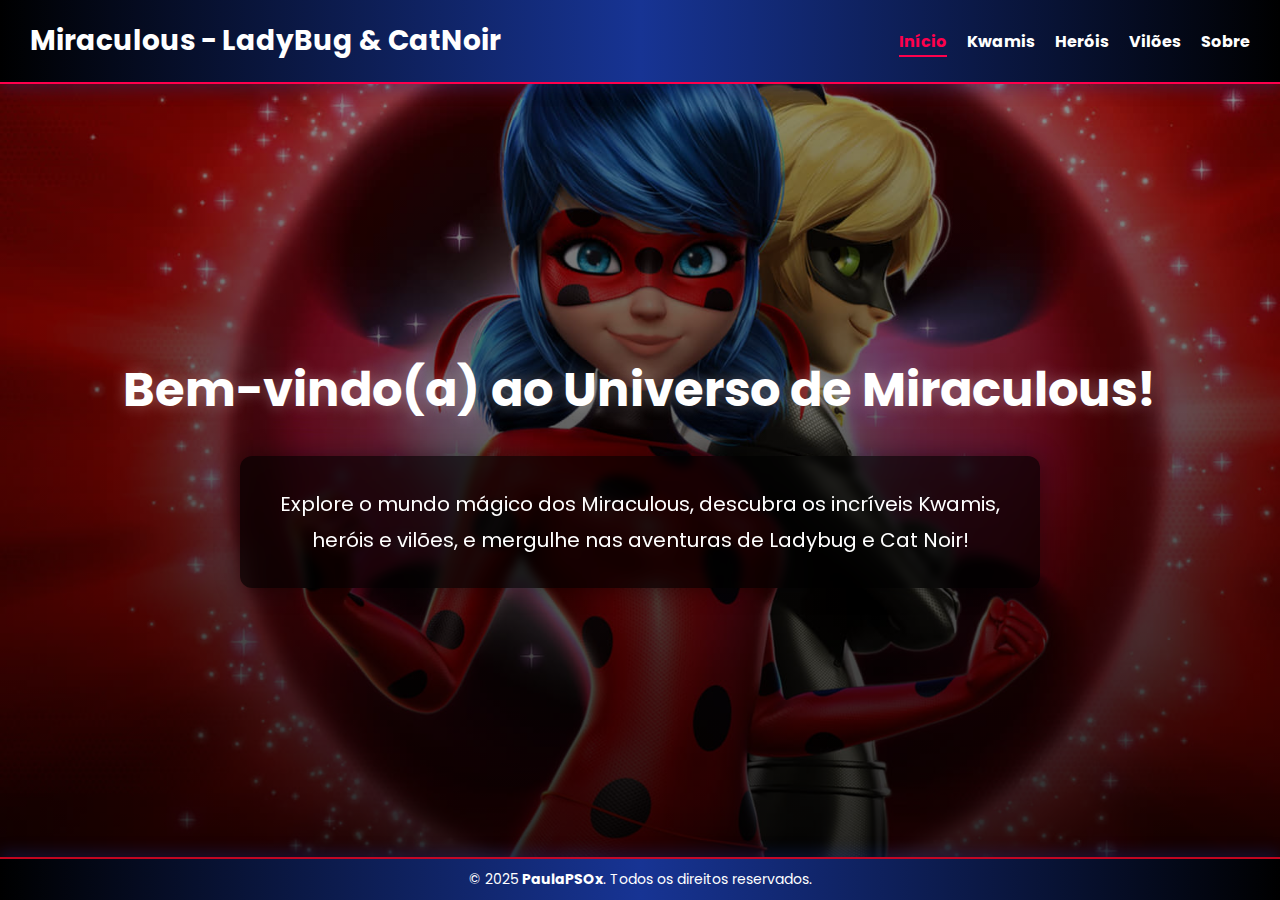
<file: index.html>
<!DOCTYPE html>
<html lang="pt-BR">

<head>
  <meta charset="UTF-8" />
  <meta name="viewport" content="width=device-width, initial-scale=1.0" />

  <link rel="shortcut icon" href="src/imagens/logo/miraculous.png" type="image/x-icon" />

  <title>Miraculous - LadyBug e CatNoir</title>

  <link rel="stylesheet" href="./src/css/style.css" />

  <link rel="preconnect" href="https://fonts.googleapis.com" />
  <link rel="preconnect" href="https://fonts.gstatic.com" crossorigin />
  <link href="https://fonts.googleapis.com/css2?family=Poppins:wght@300;500;700&display=swap" rel="stylesheet" />
</head>

<body>
  <header>
    <h1>Miraculous - LadyBug & CatNoir</h1>
    <nav>
      <ul>
        <li><a href="index.html" class="ativado">Início</a></li>
        <li><a href="kwamis.html">Kwamis</a></li>
        <li><a href="herois.html">Heróis</a></li>
        <li><a href="viloes.html">Vilões</a></li>
        <li><a href="sobre.html">Sobre</a></li>
      </ul>
    </nav>
  </header>

  <main class="inicio">
    <h2>Bem-vindo(a) ao Universo de Miraculous!</h2>
    <p>Explore o mundo mágico dos Miraculous, descubra os incríveis Kwamis, heróis e vilões, e mergulhe nas aventuras de
      Ladybug e Cat Noir!</p>
  </main>

  <!-- Rodapé -->
  <footer>
    <p>
      &copy; 2025
      <a href="https://github.com/paulaPSOx" target="_blank" class="github-link">PaulaPSOx</a>.
      Todos os direitos reservados.
    </p>
  </footer>
</body>

</html>
</file>
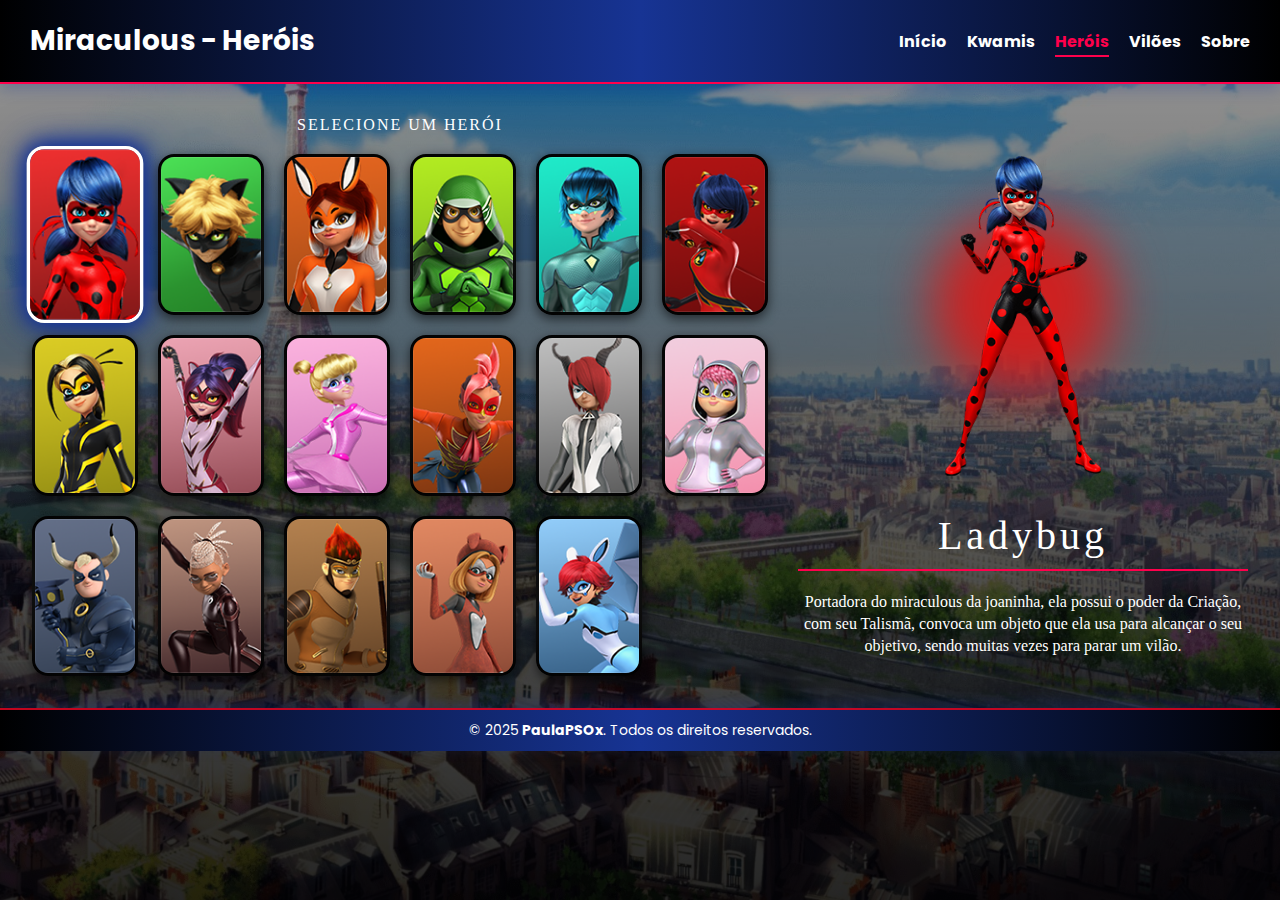
<file: herois.html>
<!DOCTYPE html>
<html lang="pt-BR">

<head>
  <meta charset="UTF-8" />
  <meta name="viewport" content="width=device-width, initial-scale=1.0" />

  <link rel="shortcut icon" href="src/imagens/logo/miraculous.png" type="image/x-icon" />

  <title>Miraculous - Heróis</title>

  <link rel="stylesheet" href="./src/css/herois.css" />

  <link rel="preconnect" href="https://fonts.googleapis.com" />
  <link rel="preconnect" href="https://fonts.gstatic.com" crossorigin />
  <link href="https://fonts.googleapis.com/css2?family=Poppins:wght@300;500;700&display=swap" rel="stylesheet" />
</head>

<body>
  <header>
    <h1>Miraculous - Heróis</h1>
    <nav>
      <ul>
        <li><a href="index.html">Início</a></li>
        <li><a href="kwamis.html">Kwamis</a></li>
        <li><a href="herois.html" class="ativado">Heróis</a></li>
        <li><a href="viloes.html">Vilões</a></li>
        <li><a href="sobre.html">Sobre</a></li>
      </ul>
    </nav>
  </header>

  <main class="selecao-de-personagens">
    <section class="personagens">

      <h1 class="titulo">Selecione um Herói</h1>

      <ul class="lista-de-personagens">
        <li class="personagem selecionado" id="ladybug" data-name="Ladybug"
          data-description="Portadora do miraculous da joaninha, ela possui o poder da Criação, com seu Talismã, convoca um objeto que ela usa para alcançar o seu objetivo, sendo muitas vezes para parar um vilão.">
          <img src="src/imagens/herois/ladybug_card.png" alt="Personagem Ladybug" />
        </li>

        <li class="personagem" id="chat-noir" data-name="Chat Noir"
          data-description="Portador do miraculous do gato preto, ele possui o poder da Destruição, com seu Cataclismo, onde uma baixa gumaça preta cobre sua mão, é capaz de destruir qualquer coisa que tocar com a mão direita.">
          <img src="src/imagens/herois/chat_noir_card.png" alt="Personagem Chat Noir" />
        </li>

        <li class="personagem" id="rena-rouge" data-name="Rena Rouge"
          data-description=" Portadora do miraculous da raposa, ela possui o poder da Ilusão, com sua Miragem, ela é capaz de criar uma bola de energia gerando uma ilusão hiper-realista.">
          <img src="src/imagens/herois/rena_rouge_card.png" alt="Personagem Rena Rouge" />
        </li>

        <li class="personagem" id="carapace" data-name="Carapace"
          data-description="Portador do miraculous da tartaruga, ele possui o poder da Proteção, com seu Casco, é capaz de criar um campo de força / barreira esférico semelhante a um casco verde para proteger a si mesmo e seus aliados.">
          <img src="src/imagens/herois/carapace_card.png" alt="Personagem Carapace" />
        </li>

        <li class="personagem" id="viperion" data-name="Viperion"
          data-description="Portador do miraculous da serpente, ele possui o poder da Intuição, com sua Segunda Chance, é capaz de marca um momento no tempo e ficar repetindo ele entre os cinco minutos de reset desse tempo">
          <img src="src/imagens/herois/viperion_card.png" alt="Personagem Viperion" />
        </li>

        <li class="personagem" id="ryuko" data-name="Ryuko"
          data-description="Portadora do miraculous do dragão, ela possui o poder Perfeição, com seus superpoderes, Dragão do Vento, Dragão da Água e Dragão Relâmpago permitem que ela se transforme em ar, água e relâmpago, respectivamente.">
          <img src="src/imagens/herois/ryuko_card.png" alt="Personagem Ryuko" />
        </li>

        <li class="personagem" id="vesperia" data-name="Vesperia"
          data-description=" Portadora do miraculous da abelha, ela possui o poder Ação, com sua Ferroada, é capaz de imobilizar seus oponentes.">
          <img src="src/imagens/herois/vesperia_card.png" alt="Personagem Vesperia" />
        </li>

        <li class="personagem" id="purple_tigress" data-name="Purple Tigress"
          data-description="Portadora do miraculous do tigre, ela possui o poder da Potência, com sua Colisão, é capaz de para carregar seu punho com uma energia poderosa e dar um soco que subjuga completamente o que levou o soco">
          <img src="src/imagens/herois/purple_tigress_card.png" alt="Personagem Purple Tigress" />
        </li>

        <li class="personagem" id="pigella" data-name="Pigella"
          data-description=" Portadora do miraculous do porco, ela possui o poder do Júbilo, com seu  Presente, é capaz de conjurar uma caixa de presente mágica, que quando aberta, revela uma imagem do desejo mais profundo da pessoa atingida.">
          <img src="src/imagens/herois/pigella_card.png" alt="Personagem Pigella" />
        </li>

        <li class="personagem" id="rooster_bold" data-name="Rooster Bold"
          data-description="Portador do miraculous do galo, ele possui o poder da Pretensão, com sua Sublimação, é capaz de gerar ou aprimorar um superpoder.">
          <img src="src/imagens/herois/rooster_bold_card.png" alt="Personagem Rooster Bold" />
        </li>

        <li class="personagem" id="caprikid" data-name="Caprikid"
          data-description="Portador do miraculous do cabra, ele possui o poder Paixão, com sua Gênesis, é capaz de criar qualquer objeto que possa imaginar.">
          <img src="src/imagens/herois/caprikid_card.png" alt="Personagem Caprikid" />
        </li>

        <li class="personagem" id="polymouse" data-name="Polymouse"
          data-description=" Portadora do miraculous do rato, ela possui o poder da Multiplicação, com seu Multiplicar, é capaz de se multiplicar em múltiplas cópias menores de si mesma.">
          <img src="src/imagens/herois/polymouse_card.png" alt="Personagem Polymouse" />
        </li>

        <li class="personagem" id="minotaurox" data-name="Minotaurox"
          data-description=" Portador do miraculous do boi, ele possui o poder da Determinação, com sua Resistência, é capaz de se tornar impermeável aos ataques e poderes de outras pessoas.">
          <img src="src/imagens/herois/minotaurox_card.png" alt="Personagem Minotaurox" />
        </li>

        <li class="personagem" id="pegasus" data-name="Pegasus"
          data-description=" Portador do miraculous do cavalo, ele possui o poder do Teletransporte, com sua Viagem, é capaz de abrir um portal pelo qual possa viajar e sair em qualquer local que desejar.">
          <img src="src/imagens/herois/pegasus_card.png" alt="Personagem Pegasus" />
        </li>

        <li class="personagem" id="king_monkey" data-name="King Monkey"
          data-description="Portador do miraculous do macaco, ele possui o poder da Zombaria, com seu Alvoroço, é capaz de invocar um item que, ao entrar em contato com alguém, faz com que as habilidades dessa pessoa funcionem mal.">
          <img src="src/imagens/herois/king_monkey_card.png" alt="Personagem King Monkey" />
        </li>

        <li class="personagem" id="miss_hound" data-name="Miss Hound"
          data-description="Portadora do miraculous do cachorro, ela possui o poder da Adoração, com seu Pegar, é capaz de trazer qualquer objeto de qualquer lugar, que tenha encostado em sua arma.">
          <img src="src/imagens/herois/miss_hound_card.png" alt="Personagem Miss Hound" />
        </li>

        <li class="personagem" id="bunnix" data-name="Bunnix"
          data-description="Portadora do miraculous do coelho, ela possui o poder da Evolução, com sua Toca de Coelho, é capaz de criar portais que podem atravessar o tempo, indo desde o passado ao futuro.">
          <img src="src/imagens/herois/bunnix_card.png" alt="Personagem Bunnix" />
        </li>
      </ul>
    </section>

    <section class="personagem-selecionado">
      <img class="personagem-grande" src="src/imagens/herois/ladybug_fundo.png" alt="Personagem Selecionado" />
      <div class="informacoes-personagem">
        <h2 class="nome-personagem" id="nome-personagem">Ladybug</h2>
        <p class="descricao-personagem" id="descricao-personagem">
          Portadora do miraculous da joaninha, ela possui o poder da Criação,
          com seu Talismã, convoca um objeto que ela usa para alcançar o seu objetivo, sendo muitas vezes para parar um
          vilão.
        </p>
      </div>
    </section>
  </main>
  <!-- Rodapé -->
  <footer>
    <p>
      &copy; 2025 <a href="https://github.com/paulaPSOx" target="_blank" class="github-link">PaulaPSOx</a>. Todos os
      direitos reservados.
    </p>
  </footer>
  <script src="./src/js/herois.js"></script>
</body>

</html>
</file>
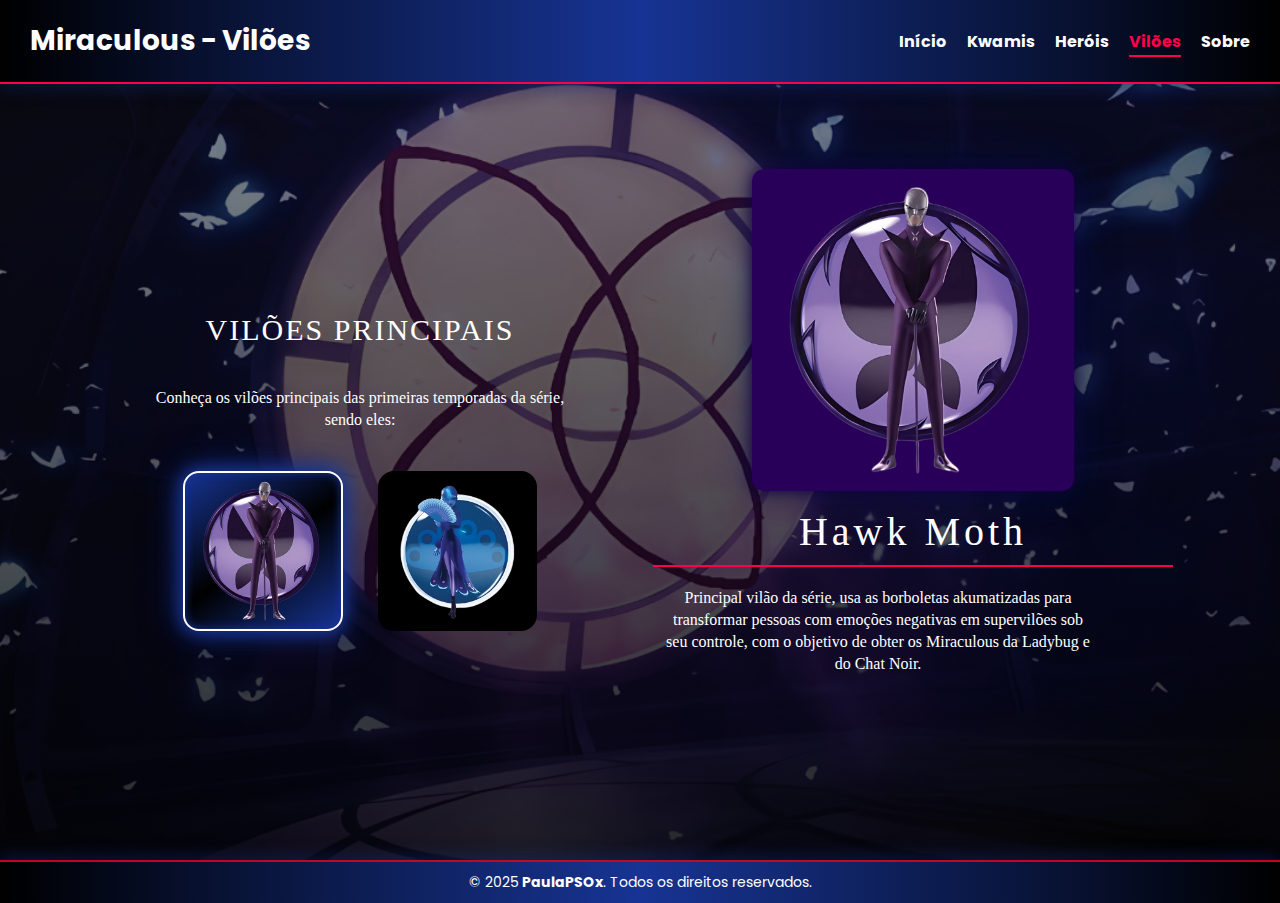
<file: viloes.html>
<!DOCTYPE html>
<html lang="pt-BR">

<head>
  <meta charset="UTF-8" />
  <meta name="viewport" content="width=device-width, initial-scale=1.0" />

  <link rel="shortcut icon" href="src/imagens/logo/miraculous.png" type="image/x-icon" />

  <title>Vilões - Miraculous</title>

  <link rel="stylesheet" href="./src/css/viloes.css" />
  <link rel="preconnect" href="https://fonts.googleapis.com" />
  <link rel="preconnect" href="https://fonts.gstatic.com" crossorigin />
  <link href="https://fonts.googleapis.com/css2?family=Poppins:wght@300;500;700&display=swap" rel="stylesheet" />
</head>

<body>
  <header>
    <h1>Miraculous - Vilões</h1>
    <nav>
      <ul>
        <li><a href="index.html">Início</a></li>
        <li><a href="kwamis.html">Kwamis</a></li>
        <li><a href="herois.html">Heróis</a></li>
        <li><a href="viloes.html" class="ativado">Vilões</a></li>
        <li><a href="sobre.html">Sobre</a></li>
      </ul>
    </nav>
  </header>

  <main class="selecao-de-personagens">
    <section class="personagens">
      <h1 class="titulo">Vilões principais</h1>
      <p class="descricao-personagem">
        Conheça os vilões principais das primeiras temporadas da série, sendo eles:
      </p>
      <ul class="lista-de-personagens">
        <li class="personagem selecionado" id="hawk_moth" data-name="Hawk Moth"
          data-description="Principal vilão da série, usa as borboletas akumatizadas para transformar pessoas com emoções negativas em supervilões sob seu controle, com o objetivo de obter os Miraculous da Ladybug e do Chat Noir.">
          <img src="src/imagens/personagens/hawk_moth_card.png" alt="Vilão Hawk Moth" />
        </li>
        <li class="personagem" id="mayura" data-name="Mayura"
          data-description="Aliada de Hawk Moth, usa um Miraculous danificado do pavão para criar sentimonstros com uma pena mágica, controlando criaturas poderosas que seguem ordens.">
          <img src="src/imagens/personagens/mayura_card.png" alt="Vilã Mayura" />
        </li>
      </ul>
    </section>

    <section class="personagem-selecionado">
      <img class="personagem-grande" src="src/imagens/personagens/hawk_moth_fundo.png" alt="Vilão Selecionado" />
      <div class="informacoes-personagem">
        <h2 class="nome-personagem" id="nome-personagem">Hawk Moth</h2>
        <p class="descricao-personagem" id="descricao-personagem">
          Principal vilão da série, usa as borboletas akumatizadas para transformar pessoas com emoções negativas em
          supervilões sob seu controle, com o objetivo de obter os Miraculous da Ladybug e do Chat Noir.
        </p>
      </div>
    </section>
  </main>
  <!-- Rodapé -->
  <footer>
    <p>
      &copy; 2025 <a href="https://github.com/paulaPSOx" target="_blank" class="github-link">PaulaPSOx</a>. Todos os
      direitos reservados.
    </p>
  </footer>
  <script src="src/js/viloes.js"></script>
</body>

</html>
</file>
<file: src/css/style.css>
/* Reset e configurações gerais */
* {
  padding: 0;
  margin: 0;
  box-sizing: border-box;
  scrollbar-width: thin;
  scrollbar-color: #ff004c #00208a;
}

ul {
    list-style-type: none;
}

/* Estilização da scrollbar */
::-webkit-scrollbar {
  width: 10px;
}

::-webkit-scrollbar-track {
  background: #173494;
}

::-webkit-scrollbar-thumb {
  background: linear-gradient(#173494, #ff004c);
  border-radius: 10px;
  border: 2px solid #022596;
}

::-webkit-scrollbar-thumb:hover {
  background: linear-gradient(#ff004c, #173494);
}

/* Body */
body {
  font-family: 'Poppins', sans-serif;
  color: #ffffff;
  min-height: 100vh;
  position: relative;
  overflow-x: hidden;
}

body::before {
  content: "";
  position: absolute;
  top: 0;
  left: 0;
  width: 100%;
  height: 100%;
  z-index: -1;
  background: linear-gradient(to top, rgba(0, 0, 0, 0.85), rgba(0, 0, 0, 0.4)), url("../imagens/wallpaper/fundo-miraculous-ladubug-catnoir.jpg");
  background-size: cover;
  background-repeat: no-repeat;
  background-position: center;
}

html, body {
  overflow-x: hidden;
  width: 100%;
}

/* Header */
header {
  background: linear-gradient(90deg, #000000, #173494, #000000);
  color: #ffffff;
  padding: 20px 30px;
  box-shadow: 0 5px 15px rgba(23, 52, 148, 0.3);
  border-bottom: 2px solid #ff004c;
  display: flex;
  justify-content: space-between;
  align-items: center;
  flex-wrap: wrap;
  position: relative;
  z-index: 10;
}

header h1 {
  font-size: 28px;
}

/* Nav */
nav ul {
  list-style: none;
  display: flex;
  gap: 20px;
  flex-wrap: wrap;
  justify-content: center;
}

nav ul li a {
  color: #ffffff;
  text-decoration: none;
  font-weight: bold;
  transition: 0.3s;
}

nav ul li a:hover {
  color: #ff004c;
  text-shadow: 0 0 5px #ff004c, 0 0 10px #ff004c;
}

nav ul li a.ativado {
  color: #ff004c;
  border-bottom: 2px solid #ff004c;
  padding-bottom: 2px;
}

/* main */
main {
  display: flex;
  flex-direction: column;
  justify-content: center;
  align-items: center;
  min-height: calc(100vh - 127px);
  padding: 20px;
  text-align: center;
}

main.inicio {
  flex-direction: column;
}

main.inicio h2 {
  font-size: 48px;
  font-weight: 700;
  margin-bottom: 30px;
  text-shadow: 0 0 15px rgba(255, 255, 255, 0.3);
}

main.inicio p {
  max-width: 800px;
  font-size: 20px;
  line-height: 1.8;
  background-color: rgba(0, 0, 0, 0.65);
  padding: 30px 25px;
  border-radius: 12px;
  backdrop-filter: blur(5px);
  box-shadow: 0 0 25px rgba(0,0,0,0.4);
}

/* Footer */
footer {
  background: linear-gradient(90deg, #000000, #173494, #000000);
  color: #ffffff;
  text-align: center;
  padding: 10px;
  font-size: 14px;
  position: relative;
  z-index: 2;
  box-shadow: 0 -5px 15px rgba(23, 52, 148, 0.3);
  border-top: 2px solid rgba(211, 5, 33, 0.918);
}

footer p {
  margin: 0;
}

footer .github-link {
  color: #ffffff;
  text-decoration: none;
  font-weight: bold;
  transition: color 0.3s ease;
}

footer .github-link:hover {
  color: #ffffff;
  text-shadow: 0 0 5px #ff004c, 0 0 10px #ff004c;
}

/* Responsividade */
@media (max-width: 768px) {
   header {
    flex-direction: column;
    gap: 10px;
    text-align: center;
    padding: 15px 20px;
  }

  header h1 {
    font-size: 22px;
  }

  nav ul {
    flex-wrap: wrap;
    justify-content: center;
    gap: 10px;
  }

  nav ul li a {
    font-size: 15px;
  }

  main.inicio h2 {
    font-size: 32px;
  }

  main.inicio p {
    font-size: 16px;
    padding: 20px;
    max-width: 95%;
  }

  footer {
    font-size: 14px;
    padding: 12px;
  }
}

@media (max-width: 480px) {
  header h1 {
    font-size: 20px;
  }

  main {
    padding: 10px;
  }

  main.inicio h2 {
    font-size: 24px;
  }

  main.inicio p {
    font-size: 14px;
    padding: 15px;
    line-height: 1.6;
    width: 100%;
  }

  footer {
    font-size: 12px;
    padding: 8px;
  }
}
</file>
<file: src/css/herois.css>
/* Reset e configurações gerais */
* {
  padding: 0;
  margin: 0;
  box-sizing: border-box;
  scrollbar-width: thin;
  scrollbar-color: #ff004c #00208a;
}

ul {
    list-style-type: none;
}

/* Estilização da scrollbar */
::-webkit-scrollbar {
  width: 10px;
}

::-webkit-scrollbar-track {
  background: #173494;
}

::-webkit-scrollbar-thumb {
  background: linear-gradient(#173494, #ff004c);
  border-radius: 10px;
  border: 2px solid #022596;
}

::-webkit-scrollbar-thumb:hover {
  background: linear-gradient(#ff004c, #173494);
}

/* Body */
body {
  font-family: 'Poppins', sans-serif;
  color: #ffffff;
  min-height: 100vh;
  position: relative;
  overflow-x: hidden;
}

body::before {
  content: "";
  position: absolute;
  top: 0;
  left: 0;
  width: 100%;
  height: 100%;
  z-index: -1;
  background: linear-gradient(to top, rgba(0, 0, 0, 0.85), rgba(0, 0, 0, 0.4)), url("../imagens/wallpaper/fundo-paris.jpg");
  background-size: cover;
  background-repeat: no-repeat;
  background-position: center;
}

/* Header */
header {
  background: linear-gradient(90deg, #000000, #173494, #000000);
  color: #ffffff;
  padding: 20px 30px;
  box-shadow: 0 5px 15px rgba(23, 52, 148, 0.3);
  border-bottom: 2px solid #ff004c;
  display: flex;
  justify-content: space-between;
  align-items: center;
  flex-wrap: wrap;
  position: relative;
  z-index: 10;
}

header h1 {
  font-size: 28px;
}

/* Nav */
nav ul {
  list-style: none;
  display: flex;
  gap: 20px;
  flex-wrap: wrap;
  justify-content: center;
}

nav ul li a {
  color: #ffffff;
  text-decoration: none;
  font-weight: bold;
  transition: 0.3s;
}

nav ul li a:hover {
  color: #ff004c;
  text-shadow: 0 0 5px #ff004c, 0 0 10px #ff004c;
}

nav ul li a.ativado {
  color: #ff004c;
  border-bottom: 2px solid #ff004c;
  padding-bottom: 2px;
}

/* Main */
main {
  flex: 1;
  display: flex;
  justify-content: center;
  align-items: center;
  padding: 32px;
}

/* Seleção de Personagens */
.selecao-de-personagens {
	display: flex;
	align-items: center;
	gap: 30px;
	min-height: calc(100vh - 400px);
	justify-content: center;
}

.selecao-de-personagens .lista-de-personagens {
  display: grid;
  grid-template-columns: repeat(6, 1fr);
  gap: 20px;
  justify-content: center;
  align-items: center;
}

.selecao-de-personagens .personagens {
	display: flex;
	flex-direction: column;
	align-items: center;
	max-width: 900px;
	gap: 20px;
}

.selecao-de-personagens .personagens .titulo {
	font-size: 25px;
	letter-spacing: 2px;
	text-transform: uppercase;
	width: 100%;
	font-size: 100%;
	font-family: "Rubik Mono One";
	text-align: center;
	font-weight: 100;
}

/* Personagem selecionado*/
.personagem-selecionado {
	text-align: center;
	max-height: 530px;
}

.personagem-selecionado .personagem-grande{
    width: 80%;
   height: 80%;
}

.personagem-selecionado .nome-personagem {
	border-bottom: 2px solid #ff004c;
	letter-spacing: 4px;
	font-size: 40px;
	padding: 10px;
	font-family: "Lobster";
	font-weight: 100;
}

.personagem-selecionado .descricao-personagem {
	font-size: 16px;
	line-height: 22px;
	text-align: center;
	margin-top: 20px;
	width: 450px;
	font-family: "Rubik";
}

/* Lista de Personagens*/
.lista-de-personagens .personagem {
  position: relative;
  border-radius: 16px;
  overflow: hidden;
  cursor: pointer;
  transition: transform 0.4s ease, box-shadow 0.4s ease;
  border: 3px solid transparent;
  background: radial-gradient(circle, #1c1c1c 0%, #000 100%);
  box-shadow: 0 4px 12px rgba(0, 0, 0, 0.6);
  margin: 0;
  padding: 0;
  line-height: 0;
  display: flex;
  flex-direction: column;
  align-items: center;
}

.lista-de-personagens .personagem img {
  display: block;
  width: 100%;
  height: auto;
}

.lista-de-personagens .personagem.selecionado {
  background: linear-gradient(145deg, #173494, #ffffff, #173494);
  color: #000;
  border: 3px solid #ffffff;
  transform: scale(1.10);
  box-shadow: 
    0 0 15px #173494,
    0 0 25px #173494,
    0 0 40px rgba(23, 52, 148, 0.5),
    inset 0 0 10px #173494;
  animation: brilho-magico-azul 1.2s ease infinite alternate;
  transition: transform 0.3s ease, box-shadow 0.3s ease;
}

@keyframes brilho-magico-azul {
  0% {
    box-shadow:
      0 0 10px #173494,
      0 0 20px #173494,
      0 0 30px rgba(23, 52, 148, 0.4),
      inset 0 0 5px #173494;
  }
  100% {
    box-shadow:
      0 0 20px #173494,
      0 0 35px #173494,
      0 0 45px rgba(23, 52, 148, 0.7),
      inset 0 0 10px #173494;
  }
}

/* Footer */
footer {
  background: linear-gradient(90deg, #000000, #173494, #000000);
  color: #ffffff;
  text-align: center;
  padding: 10px;
  font-size: 14px;
  position: relative;
  z-index: 2;
  box-shadow: 0 -5px 15px rgba(23, 52, 148, 0.3);
  border-top: 2px solid rgba(211, 5, 33, 0.918);
}

footer p {
  margin: 0;
}

footer .github-link {
  color: #ffffff;
  text-decoration: none;
  font-weight: bold;
  transition: color 0.3s ease;
}

footer .github-link:hover {
  color: #ffffff;
  text-shadow: 0 0 5px #ff004c, 0 0 10px #ff004c;
}

/* Responsividade */
@media (max-width: 1024px) {
  .selecao-de-personagens {
    flex-direction: column;
    gap: 30px;
    padding: 20px;
    align-items: center;
  }

  .personagem-selecionado {
    order: -1;
    text-align: center;
  }

  .selecao-de-personagens .lista-de-personagens {
    grid-template-columns: repeat(5, 1fr);
    gap: 16px;
    width: 100%;
    max-width: 600px;
  }

  .personagem-selecionado .personagem-grande {
    width: 80%;
    max-width: 360px;
    height: auto;
  }

  .personagem-selecionado .descricao-personagem {
    width: 90%;
    font-size: 15px;
    margin: 16px auto 0;
  }
}

@media (max-width: 768px) {
  header {
    flex-direction: column;
    gap: 10px;
    text-align: center;
    padding: 15px 20px;
  }

  header h1 {
    font-size: 22px;
  }

  nav ul {
    flex-wrap: wrap;
    justify-content: center;
    gap: 10px;
  }

  nav ul li a {
    font-size: 15px;
  }

  .selecao-de-personagens {
    flex-direction: column;
    gap: 24px;
    padding: 20px;
    align-items: center;
  }

  .personagem-selecionado {
    order: -1;
    text-align: center;
  }

  .selecao-de-personagens .lista-de-personagens {
    grid-template-columns: repeat(4, 1fr);
    gap: 14px;
    width: 100%;
    max-width: 500px;
  }

  .personagem-selecionado .personagem-grande {
    width: 100%;
    max-width: 300px;
    height: auto;
  }

  .personagem-selecionado .descricao-personagem {
    width: 90%;
    font-size: 14px;
    margin: 16px auto 0;
  }

  footer {
    font-size: 14px;
    padding: 12px;
  }
}

@media (max-width: 540px) {
  .selecao-de-personagens {
    gap: 20px;
    padding: 20px 12px;
  }

  .personagem-selecionado {
    order: -1;
    text-align: center;
  }

  .selecao-de-personagens .lista-de-personagens {
    grid-template-columns: repeat(3, 1fr);
    gap: 12px;
  }

  .personagem-selecionado .personagem-grande {
    width: 100%;
    max-width: 280px;
  }

  .personagem-selecionado .descricao-personagem {
    font-size: 13.5px;
    width: 95%;
    margin: 12px auto 0;
  }
}

@media (max-width: 480px) {
  header h1 {
    font-size: 20px;
  }

  main {
    padding: 10px;
  }

  .personagem-selecionado .nome-personagem {
    font-size: 24px;
  }

  .personagem-selecionado .descricao-personagem {
    font-size: 14px;
  }

  footer {
    font-size: 12px;
    padding: 8px;
  }
}
</file>
<file: src/css/viloes.css>
/* Reset e configurações gerais */
* {
  padding: 0;
  margin: 0;
  box-sizing: border-box;
  scrollbar-width: thin;
  scrollbar-color: #ff004c #00208a;
}

ul {
    list-style-type: none;
}

/* Estilização da scrollbar */
::-webkit-scrollbar {
  width: 10px;
}

::-webkit-scrollbar-track {
  background: #173494;
}

::-webkit-scrollbar-thumb {
  background: linear-gradient(#173494, #ff004c);
  border-radius: 10px;
  border: 2px solid #022596;
}

::-webkit-scrollbar-thumb:hover {
  background: linear-gradient(#ff004c, #173494);
}

/* Body */
body {
  font-family: 'Poppins', sans-serif;
  color: #ffffff;
  min-height: 100vh;
  position: relative;
  overflow-x: hidden;
}

body::before {
  content: "";
  position: absolute;
  top: 0;
  left: 0;
  width: 100%;
  height: 100%;
  z-index: -1;
  background: linear-gradient(to top, rgba(0, 0, 0, 0.85), rgba(0, 0, 0, 0.4)), url("../imagens/wallpaper/fundo-covil-hawkmoth.png");
  background-size: cover;
  background-repeat: no-repeat;
  background-position: center;
}

/* Header */
header {
  background: linear-gradient(90deg, #000000, #173494, #000000);
  color: #ffffff;
  padding: 20px 30px;
  box-shadow: 0 5px 15px rgba(23, 52, 148, 0.3);
  border-bottom: 2px solid #ff004c;
  display: flex;
  justify-content: space-between;
  align-items: center;
  flex-wrap: wrap;
  position: relative;
  z-index: 10;
}

header h1 {
  font-size: 28px;
}

.descricao-introducao {
  max-width: 700px;
  margin: 0 auto 20px;
  font-size: 18px;
  text-align: center;
  line-height: 1.6;
}

/* Nav */
nav ul {
  list-style: none;
  display: flex;
  gap: 20px;
  flex-wrap: wrap;
  justify-content: center;
}

nav ul li a {
  color: #ffffff;
  text-decoration: none;
  font-weight: bold;
  transition: 0.3s;
}

nav ul li a:hover {
  color: #ff004c;
  text-shadow: 0 0 5px #ff004c, 0 0 10px #ff004c;
}

nav ul li a.ativado {
  color: #ff004c;
  border-bottom: 2px solid #ff004c;
  padding-bottom: 2px;
}

/* Main */
main {
  display: flex;
  justify-content: center;
  align-items: center;
  min-height: calc(100vh - 124px);
  padding: 0 20px;
}

/* Seleção de Personagens*/
.selecao-de-personagens {
  display: flex;
  align-items: center;
  justify-content: center;
  gap: 40px;
}

.selecao-de-personagens .personagens {
  display: flex;
  flex-direction: column;
  align-items: center;
  gap: 20px;
  max-width: 950px;
}

.selecao-de-personagens .titulo {
  width: 100%;
  text-align: center;
  font-size: 30px;
  font-family: "Rubik Mono One";
  text-transform: uppercase;
  letter-spacing: 2px;
  font-weight: 100;
}

/* Lista de Personagem */
.lista-de-personagens {
  display: grid;
  grid-template-columns: repeat(auto-fit, minmax(100px, 1fr));
  justify-items: center; 
  gap: 35px;
  width: 70%;
}

.lista-de-personagens .personagem {
  display: flex;
  flex-direction: column;
  align-items: center;
  position: relative;
  border: 3px solid transparent;
  border-radius: 16px;
  background: radial-gradient(circle, #000000 0%, #000 100%);
  border: 3px solid #000000;
  overflow: hidden;
  cursor: pointer;
  transition: transform 0.4s ease, box-shadow 0.4s ease;
}

.lista-de-personagens .personagem img {
  display: block;
  width: 100%;
  height: auto;
}

/* Personagem Selecionado */
.personagem-selecionado {
  max-width: 520px;
  width: 100%;
  text-align: center;
  position: sticky;
  align-self: flex-start;
	max-height: 630px;
}

.personagem-grande {
  width: 62%;
  height: auto;
  margin-top: 85px;
  border-radius: 12px;
  box-shadow: 0 0 15px #10003b, 0 0 40px rgba(0, 21, 88, 0.5);
}

.personagem-selecionado .nome-personagem {
	border-bottom: 2px solid #ff004c;
	letter-spacing: 4px;
	font-size: 40px;
	padding: 10px;
	font-family: "Lobster";
	font-weight: 100;
}

.descricao-personagem {
  margin-top: 20px;
  padding: 0 10px 20px;
  font-size: 16px;
	line-height: 22px;
	text-align: center;
	width: 450px;
	font-family: "Rubik";
}

.personagem.selecionado {
  transform: scale(1.0);
  background: linear-gradient(145deg, #173494, #000000, #173494);
  border: 2px solid #ffffff;
  box-shadow: 0 0 15px #173494, 0 0 25px #173494, 0 0 40px rgba(23, 52, 148, 0.5), inset 0 0 10px #173494;
  animation: brilho-azul 1.1s ease infinite alternate;
}

@keyframes brilho-azul {
  0% {
    box-shadow: 0 0 10px #173494, 0 0 20px #173494, inset 0 0 5px #173494;
  }
  100% {
    box-shadow: 0 0 20px #173494, 0 0 35px #173494, inset 0 0 10px #173494;
  }
}

/* Footer */
footer {
  background: linear-gradient(90deg, #000000, #173494, #000000);
  color: #ffffff;
  text-align: center;
  padding: 10px;
  font-size: 14px;
  position: relative;
  z-index: 2;
  box-shadow: 0 -5px 15px rgba(23, 52, 148, 0.3);
  border-top: 2px solid rgba(211, 5, 33, 0.918);
}

footer p {
  margin: 0;
}

footer .github-link {
  color: #ffffff;
  text-decoration: none;
  font-weight: bold;
  transition: color 0.3s ease;
}

footer .github-link:hover {
  color: #ffffff;
  text-shadow: 0 0 5px #ff004c, 0 0 10px #ff004c;
}

/* Responsividade */
@media (max-width: 1024px) {
  .selecao-de-personagens {
    flex-direction: column;
    align-items: center;
    justify-content: center;
    gap: 40px;
    padding: 20px;
    width: 100%;
  }

  .personagem-selecionado {
    order: -1;
    text-align: center;
    margin: 0 auto;
  }

  .personagem-grande {
    width: 100%;
    max-width: 360px;
    margin: 0 auto;
  }

  .descricao-personagem {
    width: 90%;
    font-size: 15px;
    margin: 16px auto 0;
  }

  .lista-de-personagens {
    margin-bottom: 30px; 
  }
}

@media (max-width: 768px) {
  header {
    flex-direction: column;
    gap: 10px;
    text-align: center;
    padding: 15px 20px;
  }

  header h1 {
    font-size: 22px;
  }

  nav ul {
    flex-wrap: wrap;
    justify-content: center;
    gap: 10px;
  }

  nav ul li a {
    font-size: 15px;
  }

  .selecao-de-personagens {
    flex-direction: column;
    align-items: center;
    justify-content: center;
    gap: 20px;
    padding: 20px;
    width: 100%;
  }

  .personagem-grande {
    max-width: 300px;
    margin-top: 60px;
  }

  .descricao-personagem {
    font-size: 14px;
  }

  .lista-de-personagens {
    max-width: 600px;
    grid-template-columns: repeat(2, minmax(140px, 1fr));
    gap: 14px;
    margin-bottom: 30px; 
  }

  .lista-de-personagens .personagem img {
    max-width: 140px;
  }

  footer {
    font-size: 14px;
    padding: 12px;
  }
}

@media (max-width: 540px) {
  .selecao-de-personagens {
    gap: 24px;
    padding: 28px 16px;
    align-items: center;
  }

  .personagem-grande {
    max-width: 260px;
    margin: 70px auto 0;
  }

  .descricao-personagem {
    font-size: 13.5px;
    width: 94%;
    margin: 20px auto 0;
    line-height: 1.6;
  }

  .lista-de-personagens {
    grid-template-columns: repeat(2, minmax(130px, 1fr));
    gap: 14px;
    max-width: 360px;
    padding-bottom: 10px;
    margin-bottom: 35px;
  }

  .lista-de-personagens .personagem img {
    max-width: 120px;
  }
}

@media (max-width: 480px) {
  header h1 {
    font-size: 20px;
  }

  main {
    padding: 10px;
  }

  .descricao-introducao {
    font-size: 10px;
    padding: 0 10px;
  }
  
  .nome-personagem {
    font-size: 24px;
  }

  .descricao-personagem {
    font-size: 13.5px;
  }

  .personagem-grande {
    max-width: 240px;
    margin: 50px auto 0; 
  }

  .lista-de-personagens {
    max-width: 300px;
    grid-template-columns: repeat(2, 1fr);
    gap: 10px;;
    padding-bottom: 5px;
  }

  .lista-de-personagens .personagem img {
    max-width: 110px;
  }

  footer {
    font-size: 12px;
    padding: 8px;
  }
}
</file>
